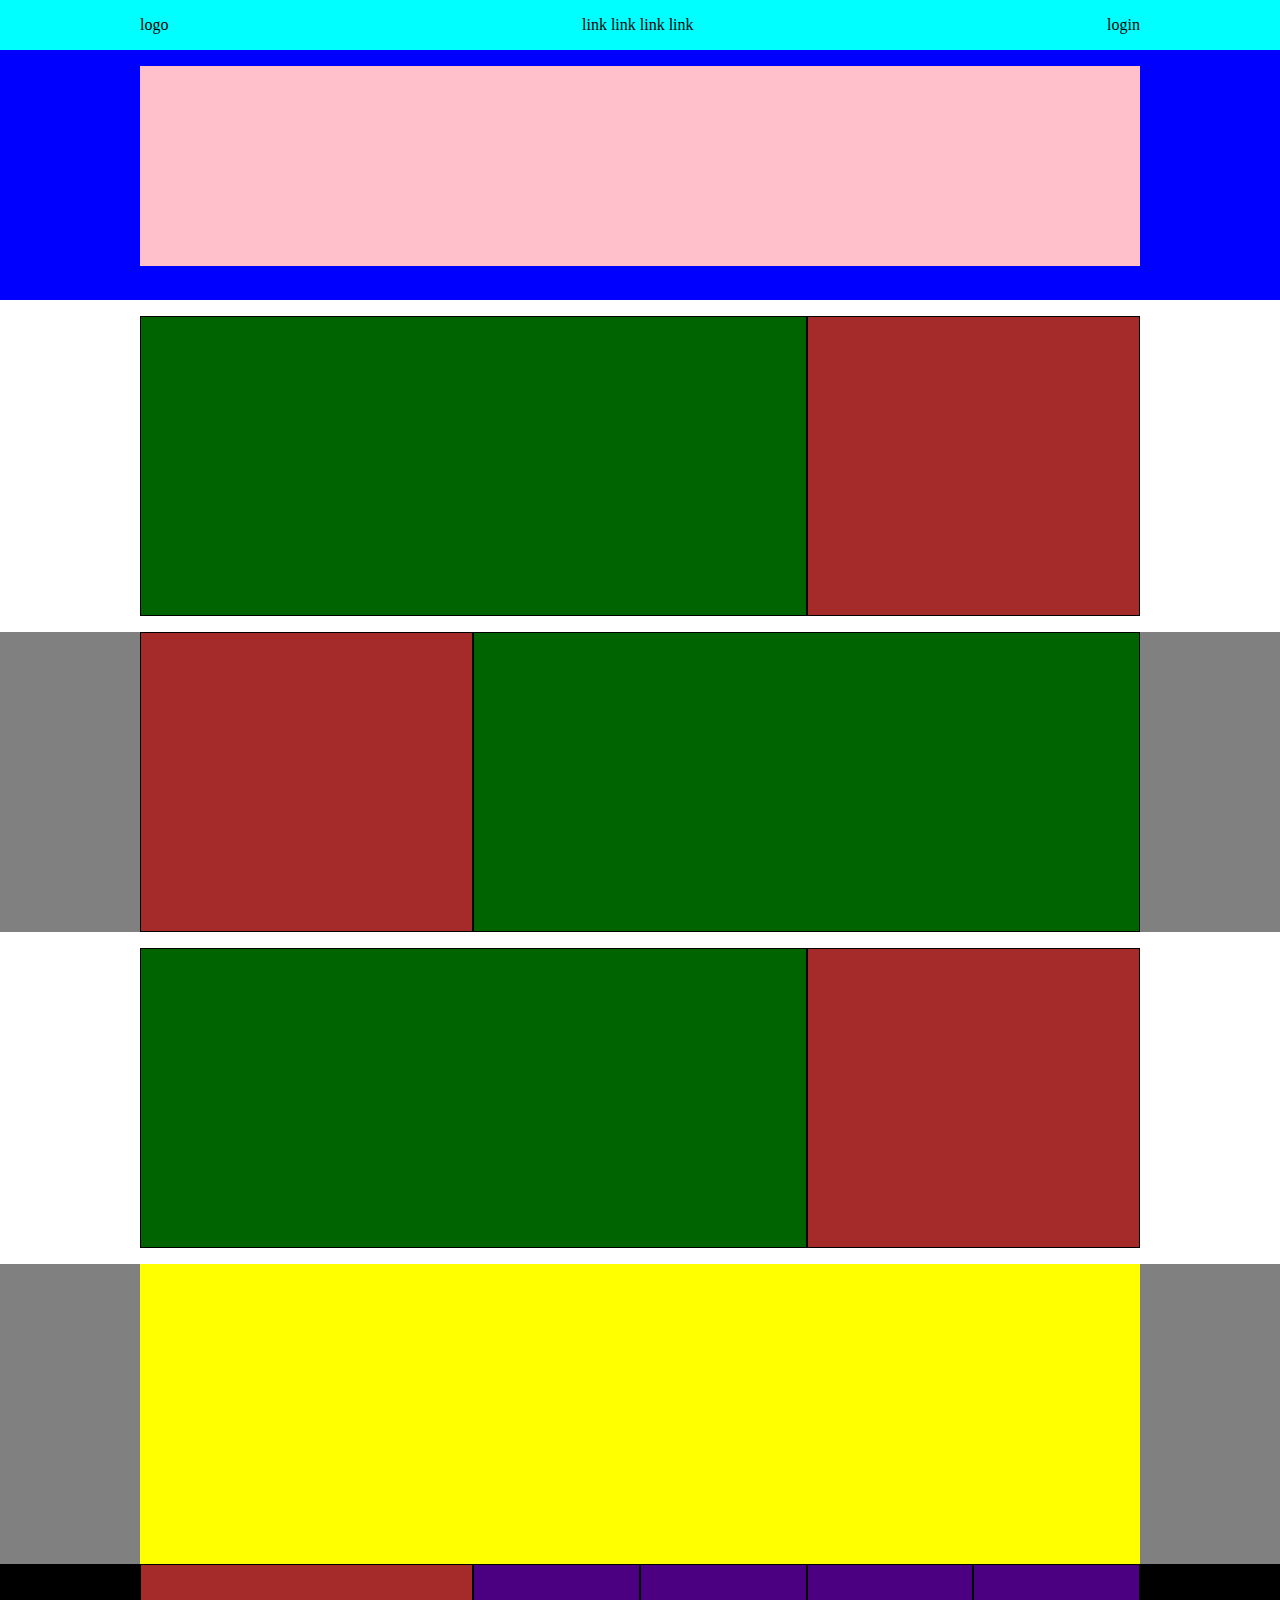
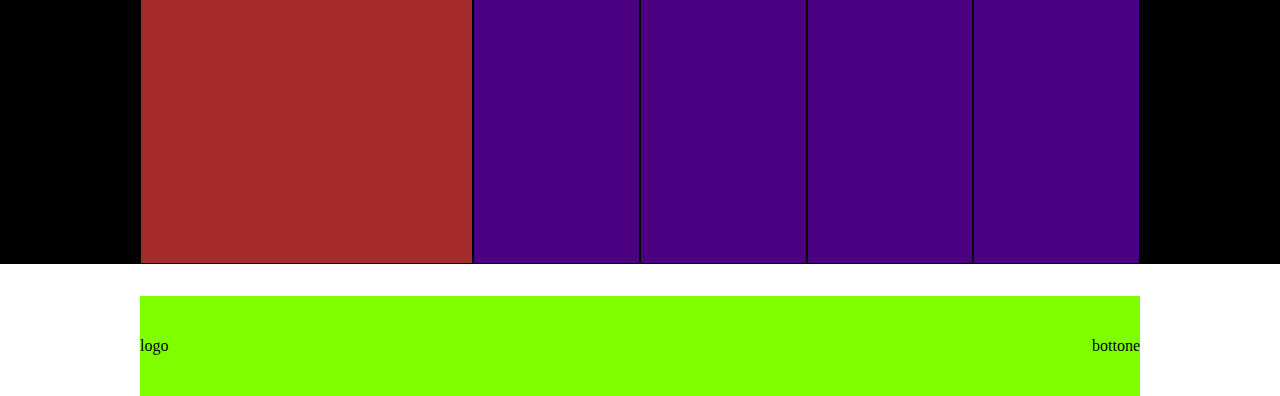
<file: index.html>
<!DOCTYPE html>
<html lang="en">
<head>
    <meta charset="UTF-8">
    <meta http-equiv="X-UA-Compatible" content="IE=edge">
    <meta name="viewport" content="width=device-width, initial-scale=1.0">
    <title>Discord</title>
    <link rel="stylesheet" href="style.css">
</head>
<body class="debug">
    <div class="background">
        <!-- header with logo,link and login -->
        <header>
            <div class="container">
                <div class="row">
                    <div class="col_fl">logo</div>
                    <div class="col_fl">link link link link</div>
                    <div class="col_fl">login</div>
                </div>
            </div>
        </header>
        <div class="pink container">
        </div>
    </div>
    <!-- main -->
        <main>
            <!-- section download -->
            
                 <section class="download">
                         
                 </section>
            
            <div class="container">
                <!-- section space  -->  
                <section class="space">
                    <div class="row">
                        <div class="col_8"></div>
                        <div class="col_4"></div>
                    </div>
                </section>
            </div>
            <!-- section easy with grey background -->  
                <section class="easy">
                    <div class="container">
                        <div class="row">
                            <div class="col_4"></div>
                            <div class="col_8"></div>
                        </div>
                    </div>
                </section>
                <div class="container">
                     <!-- section fandom -->  
                    <section class="fandom">
                        <div class="row">
                            <div class="col_8"></div>
                            <div class="col_4"></div>
                        </div>
                    </section>
                </div>
                <!-- section tecnology with grey background -->
                <section class="tecnology">
                    <div class="container">
                        <div class="square">
                        </div>
                    </div>
                </section>
                <!-- section talk with black background -->
                <section class="talk">
                    <div class="container">
                        <div class="row">
                            <div class="col_4"></div>
                            <div class="col_2"></div>
                            <div class="col_2"></div>
                            <div class="col_2"></div>
                            <div class="col_2"></div>
                        </div>
                    </div>
                </section>

        </main>
        <footer>
            <div class="container foot">
                <div class="final">
                    logo
                </div>
                <div class="final">
                    bottone
                </div>
            </div>
        </footer>
    </div> 

</body>
</html>
</file>
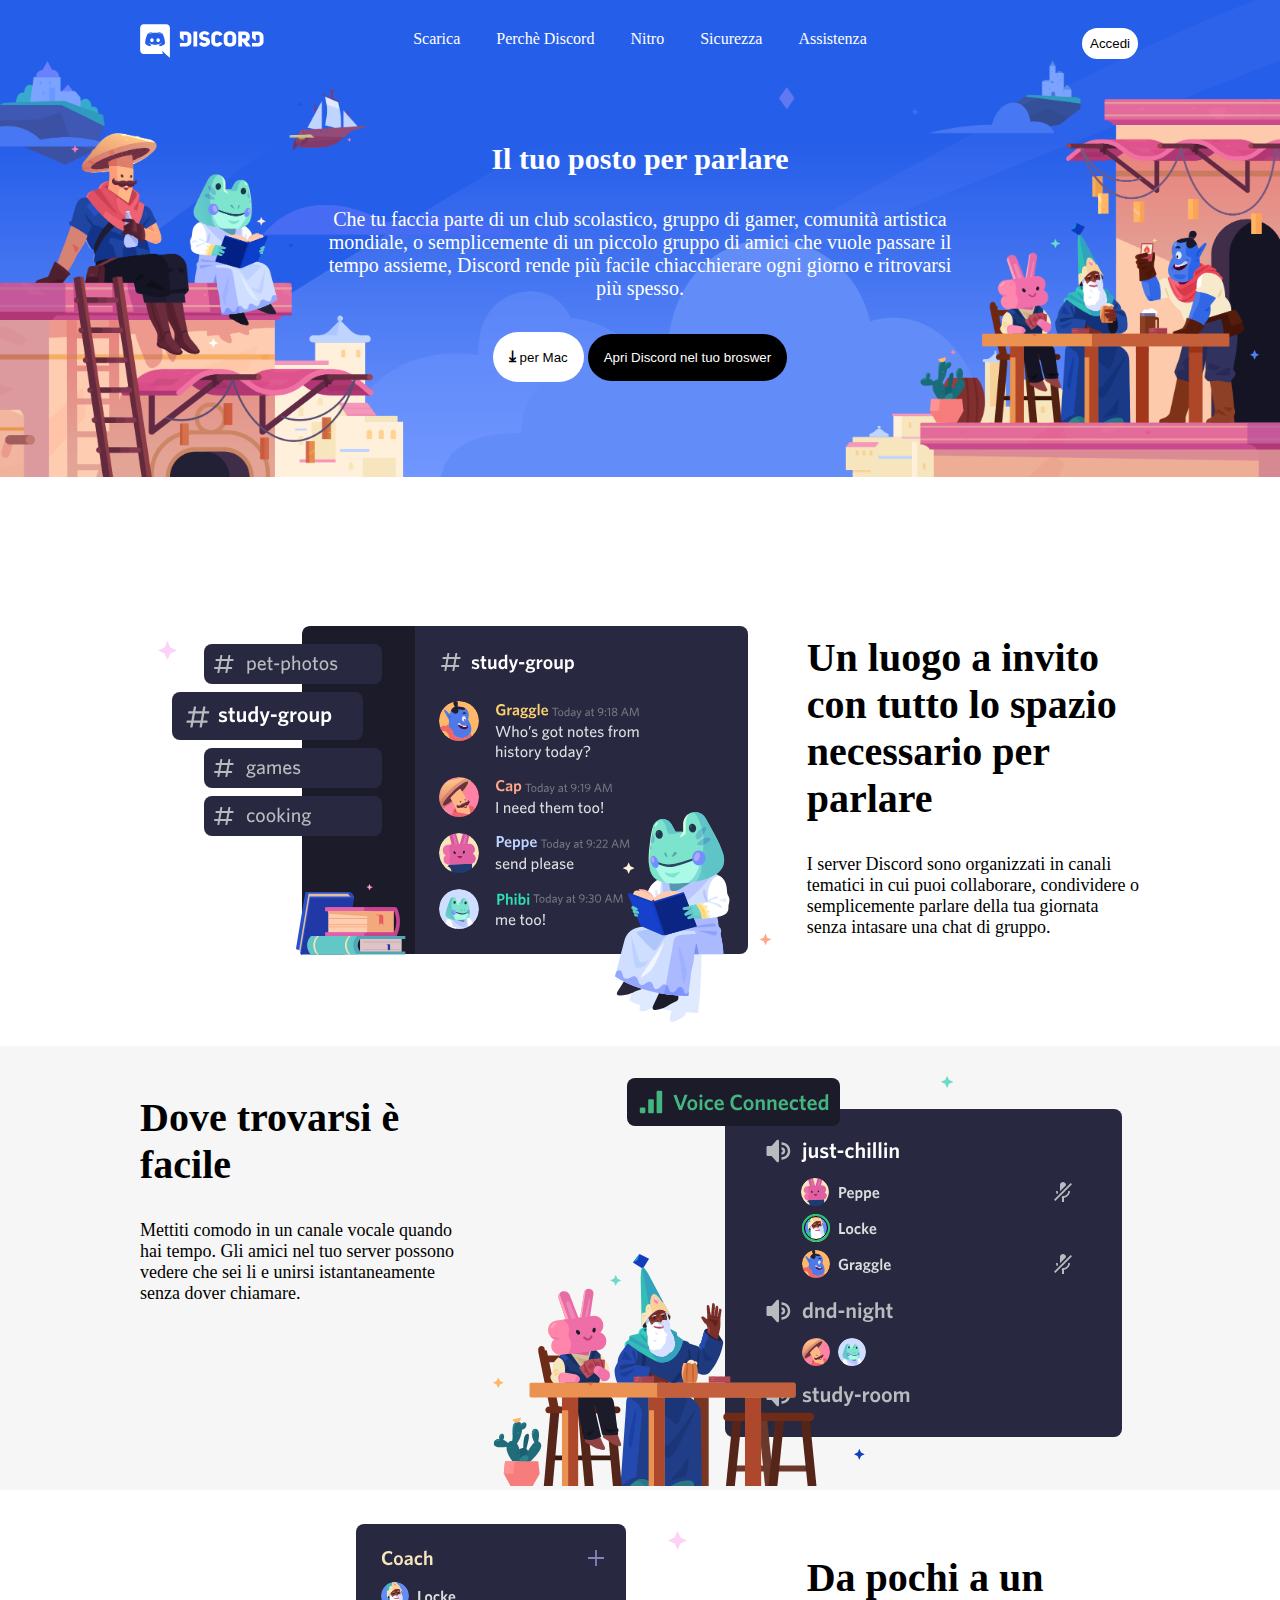
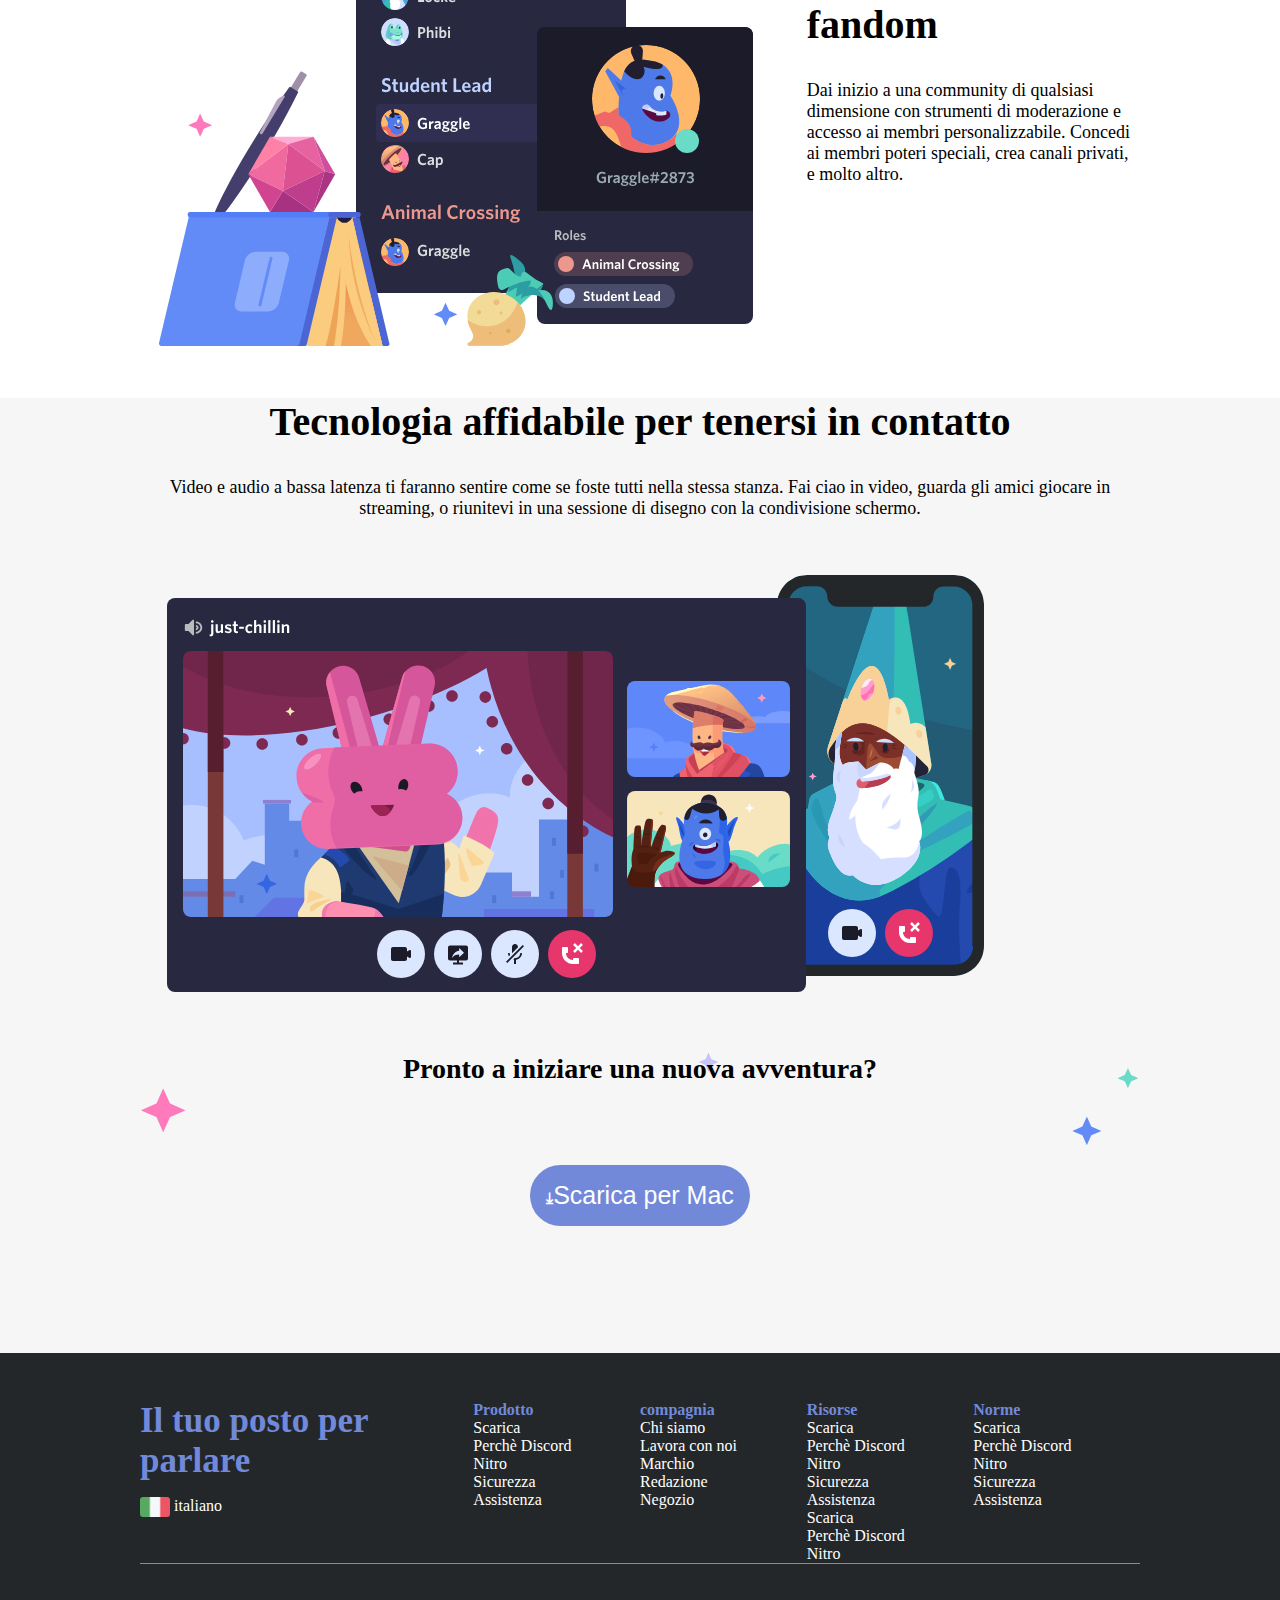
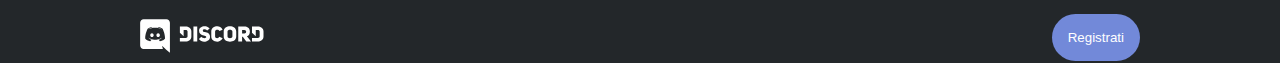
<file: bonus/index.html>
<!DOCTYPE html>
<html lang="en">
<head>
    <meta charset="UTF-8">
    <meta http-equiv="X-UA-Compatible" content="IE=edge">
    <meta name="viewport" content="width=device-width, initial-scale=1.0">
    <title>Discord</title>
    <link rel="stylesheet" href="style.css">
</head>
<body>
    <div class="background">
        <!-- header with logo,link and login -->
        <header>
            <div class="container">
                <div class="row">
                    <div class="col_3">
                        <img class="logo" src="./img/logo.svg" alt="">
                    </div>
                    <div class="col_6">
                        <a href="">Scarica</a> 
                        <a href="">Perchè Discord</a>
                        <a href="">Nitro</a>
                        <a href="">Sicurezza</a>
                        <a href="">Assistenza</a>
                    </div>
                    <div class="col_3">
                        <button class="accedi">Accedi</button>
                    </div>
                </div>
            </div>
        </header>
        <!-- section download -->
        <div class="jus">
            <div class="col_6">
                <h2 class="download">Il tuo posto per parlare</h2>
                <p class="club">Che tu faccia parte di un club scolastico, gruppo di gamer, comunità artistica mondiale, o semplicemente di un piccolo gruppo di amici che vuole passare il tempo assieme, Discord rende più facile chiacchierare ogni giorno e ritrovarsi più spesso.</p>
            </div>
        </div>
        <div class="jus">
            <div class="col_6">
                <button class="mac"><span class="freccia">&#10515;</span> per Mac</button>
                <button class="broswer">Apri Discord nel tuo broswer</button>
            </div>
        </div>
    </div>
    <!-- main -->
        <main>
            
            <div class="container">
                <!-- section space  -->  
                <section class="space">
                    <div class="row">
                        <div class="col_8"><img src="./img/item1.svg" alt=""></div>
                        <div class="col_4">
                            <h2 class="place">Un luogo a invito con tutto lo spazio necessario per parlare</h2>
                            <p class="server">I server Discord sono organizzati in canali tematici in cui puoi collaborare, condividere o semplicemente parlare della tua giornata senza intasare una chat di gruppo.</p>
                        </div>
                    </div>
                </section>
            </div>
            <!-- section easy with grey background -->  
                <section class="easy">
                    <div class="container">
                        <div class="row">
                            <div class="col_4">
                                <h2 class="place">Dove trovarsi è facile</h2>
                                <p class="server">Mettiti comodo in un canale vocale quando hai tempo. Gli amici nel tuo server possono vedere che sei li e unirsi istantaneamente senza dover chiamare.</p>
                            </div>
                            <div class="col_8"><img src="./img/item2.svg" alt="">   </div>
                        </div>
                    </div>
                </section>
                <div class="container">
                     <!-- section fandom -->  
                    <section class="fandom">
                        <div class="row">
                            <div class="col_8"><img src="./img/item3.svg" alt=""></div>
                            <div class="col_4">
                                <h2 class="place">Da pochi a un fandom</h2>
                                <p class="server">Dai inizio a una community di qualsiasi dimensione con strumenti di moderazione e accesso ai membri personalizzabile. Concedi ai membri poteri speciali, crea canali privati, e molto altro.</p>
                            </div>
                        </div>
                    </section>
                </div>
                <!-- section tecnology with grey background -->
                <section class="tecnology">
                    <div class="container">
                        <div class="square">
                            <h2 class="place" style="text-align:center ;">Tecnologia affidabile per tenersi in contatto</h2>
                            <p class="server" style="text-align:center ;">Video e audio a bassa latenza ti faranno sentire come se foste tutti nella stessa stanza. Fai ciao in video, guarda gli amici giocare in streaming, o riunitevi in una sessione di disegno con la condivisione schermo.</p>
                            <img src="./img/item4-big.svg" alt="">
                            <div class="adventure">
                                Pronto a iniziare una nuova avventura?
                                <div class="pad">
                                    <button class="scarica">
                                        <span class="freccia">&#10515;</span>Scarica per Mac
                                    </button>
                                </div>
                            </div>
                        </div>
                    </div>
                </section>
                <!-- section talk with black background -->
                    <section class="talk">
                        <div class="container">
                            <div class="row">
                                <div class="col_4">
                                    <h3>Il tuo posto per parlare</h3>
                                    <img class="flag" src="./img/ita.png" alt=""> 
                                    <span class="italy">italiano</span>
                                </div>
                                <div class="col_2">
                                    <h4>Prodotto</h4>
                                    <div class="coda">
                                        Scarica <br>
                                        Perchè Discord <br>
                                        Nitro <br>
                                        Sicurezza <br>
                                        Assistenza
                                    </div>
                                </div>
                                <div class="col_2">
                                    <h4>compagnia</h4>
                                    <div class="coda">
                                        Chi siamo <br>
                                        Lavora con noi <br>
                                        Marchio <br>
                                        Redazione <br>
                                        Negozio
                                    </div>
                                </div>
                                <div class="col_2">
                                    <h4>Risorse</h4>
                                    <div class="coda">
                                        Scarica <br>
                                        Perchè Discord <br>
                                        Nitro <br>
                                        Sicurezza <br>
                                        Assistenza <br>
                                        Scarica <br>
                                        Perchè Discord <br>
                                        Nitro
                                    </div>
                                    
                                </div>
                                <div class="col_2">
                                    <h4>Norme</h4>
                                    <div class="coda">
                                        Scarica <br>
                                        Perchè Discord <br>
                                        Nitro <br>
                                        Sicurezza <br>
                                        Assistenza 
                                    </div>
                                </div>
                            </div>
                        </div>
                    </section>

            </main>
            <footer>
                <div class="container foot">
                    <div class="final">
                        <img src="./img/logo.svg" alt="">
                    </div>
                    <div class="final">
                        <button class="register">Registrati</button>
                    </div>
                </div>
        </footer>
    </div> 

</body>
</html>
</file>
<file: style.css>
*{
    margin: 0;
    padding: 0;
    box-sizing: border-box;
}
.debug header{
    background-color: aqua ;
}
.debug .background{
    background-color: blue;
    height: 300px;
    
}
header{
    padding-top: 1rem;
    padding-bottom: 1rem;
    
}
.container{
    width: 80%;
    max-width: 1000px;
    margin: 0 auto;
}
.row{
    display: flex;
    justify-content: space-between;
}

.col_1{
    width: calc((100% / 12)*1);
    border: 1px solid;
    background-color: indigo;
}
.col_2{
    width: calc((100% / 12)*2);
    border: 1px solid;
    background-color: indigo;
}
.col_3{
    width: calc((100% / 12)*3);
    border: 1px solid;
}
.col_4{
    width: calc((100% / 12)*4);
    border: 1px solid;
    background-color: brown;
}
.col_6{
    width: calc((100% / 12)*6);
    text-align: center;
    border: 1px solid;
}
.col_8{
    width: calc((100% / 12)*8);
    border: 1px solid;
    background-color: darkgreen;
}
.pink{
    height: 200px;
    background-color: pink;
    margin-top: 1rem;
}


.space, .easy, .fandom{
    margin-top: 1rem;
}
.debug .col_4, .debug .col_2{
    height: 300px;
}
.easy, .tecnology{
    background-color: grey;
}
.square{
    height: 300px;
    background-color: yellow;
    margin-top: 1rem;
}
.talk{
    background-color: black;
}
.foot{
    display: flex;
    justify-content: space-between;
    height: 100px;
    background-color: chartreuse;
    margin-top: 2rem;
}
.final{
    align-self: center;
}
</file>
<file: bonus/style.css>
*{
    margin: 0;
    padding: 0;
    box-sizing: border-box;
}

.background{
    background-image: url("./img/jumbo.png");
    height: 570px;
    background-size: contain;
    background-repeat: no-repeat;
}
header{
    padding-top: 1rem;
    padding-bottom: 1rem;
    
}
.container{
    width: 80%;
    max-width: 1000px;
    margin: 0 auto;
}
.row{
    display: flex;
}
.logo{
    padding-top: 0.5rem;
}
a{
    padding: 1rem;
    text-decoration: none;
    color: white;
}

.col_1{
    width: calc((100% / 12)*1);
}
.col_2{
    width: calc((100% / 12)*2);
}
.col_3{
    width: calc((100% / 12)*3);
    align-self: center;
}
.col_4{
    width: calc((100% / 12)*4);
    
}
.col_6{
    width: calc((100% / 12)*6);
    align-self: center;
    text-align: center;
}
.col_8{
    width: calc((100% / 12)*8);
}
.accedi, .mac{
    background-color: white;
    border: none;
    border-radius: 2rem;

}
.accedi{
    padding: 0.5rem;
    margin-left: 12rem;
    margin-top: 0.5rem;
}
.jus{
    display: flex;
    justify-content: center;
}
.download, .club{
    color: white;
    text-align: center;
}
.download{
    font-weight: 600;
    font-size: 30px;
    margin: 4rem 0 2rem;
}
.club{
    font-size: 20px;
}
.mac, .broswer{
    padding: 1rem;
    margin-top: 2rem;
    
}
.broswer{
    background-color: black;
    color: white;
    border: none;
    border-radius: 2rem;
}

.place{
    font-size: 40px;
    margin-top: 3rem;
}
.server{
    font-size: 18px;
    margin-top: 2rem;
}

.space, .easy, .fandom{
    margin-top: 1rem;
}
.debug .col_4, .debug .col_2{
    height: 300px;
}
.easy, .tecnology{
    background-color: #F6F6F6;
}
.talk{
    background-color: #23272A;

}
.foot{
    display: flex;
    justify-content: space-between;
    height: 100px;
    padding-top: 3rem;
    border-top: 1px solid #7289D9;
    
}
.final{
    align-self: center;
}
.freccia{
    font-size: 1rem;
    font-weight: 900;
}
.scarica{
    border: none;
    background-color:#7289DA;
    color: white;
    font-size: 25px;
    padding: 1rem;
    border-radius: 2rem;
    text-align: center;
    
}
.adventure{
    font-size: 28px;
    text-align: center;
    font-weight: bolder;
    background-image: url("./img/stars.svg");
    height: 300px;
    background-repeat: no-repeat;
    background-size: contain;
}
.pad{
    margin: 5rem;
}
h3{
    color:  #7289D9;
    font-size: 35px;
    margin-top: 3rem;
    padding-bottom: 1rem;
}
.flag{
    width: 30px;
}
.italy{
    vertical-align: top;
    color: white;
}
h4{
    color:  #7289D9;
    margin-top: 3rem;
}
.coda{
    color: white;
}
footer{
    background-color: #23272A;
}
.register{
    border: none;
    background-color: #7289D9;
    color: white;
    padding: 1rem;
    border-radius: 2rem;
}
</file>
